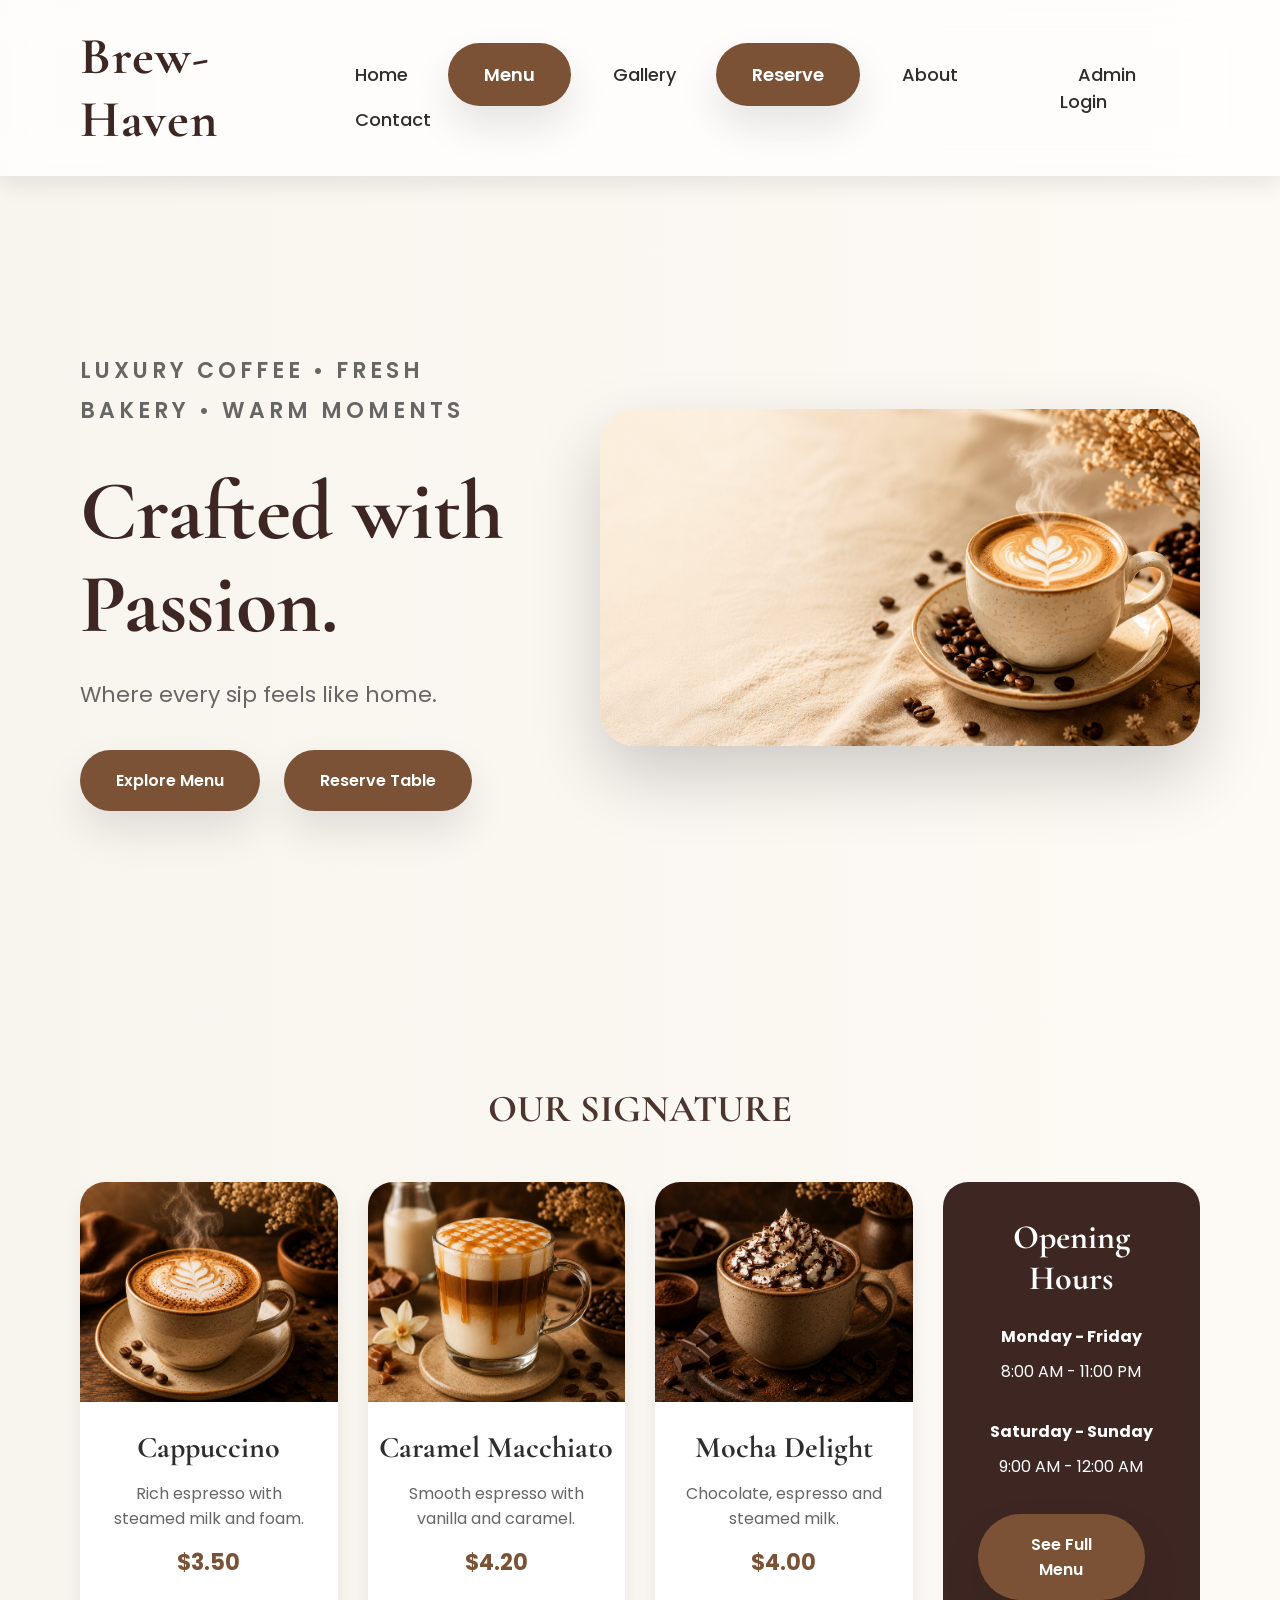
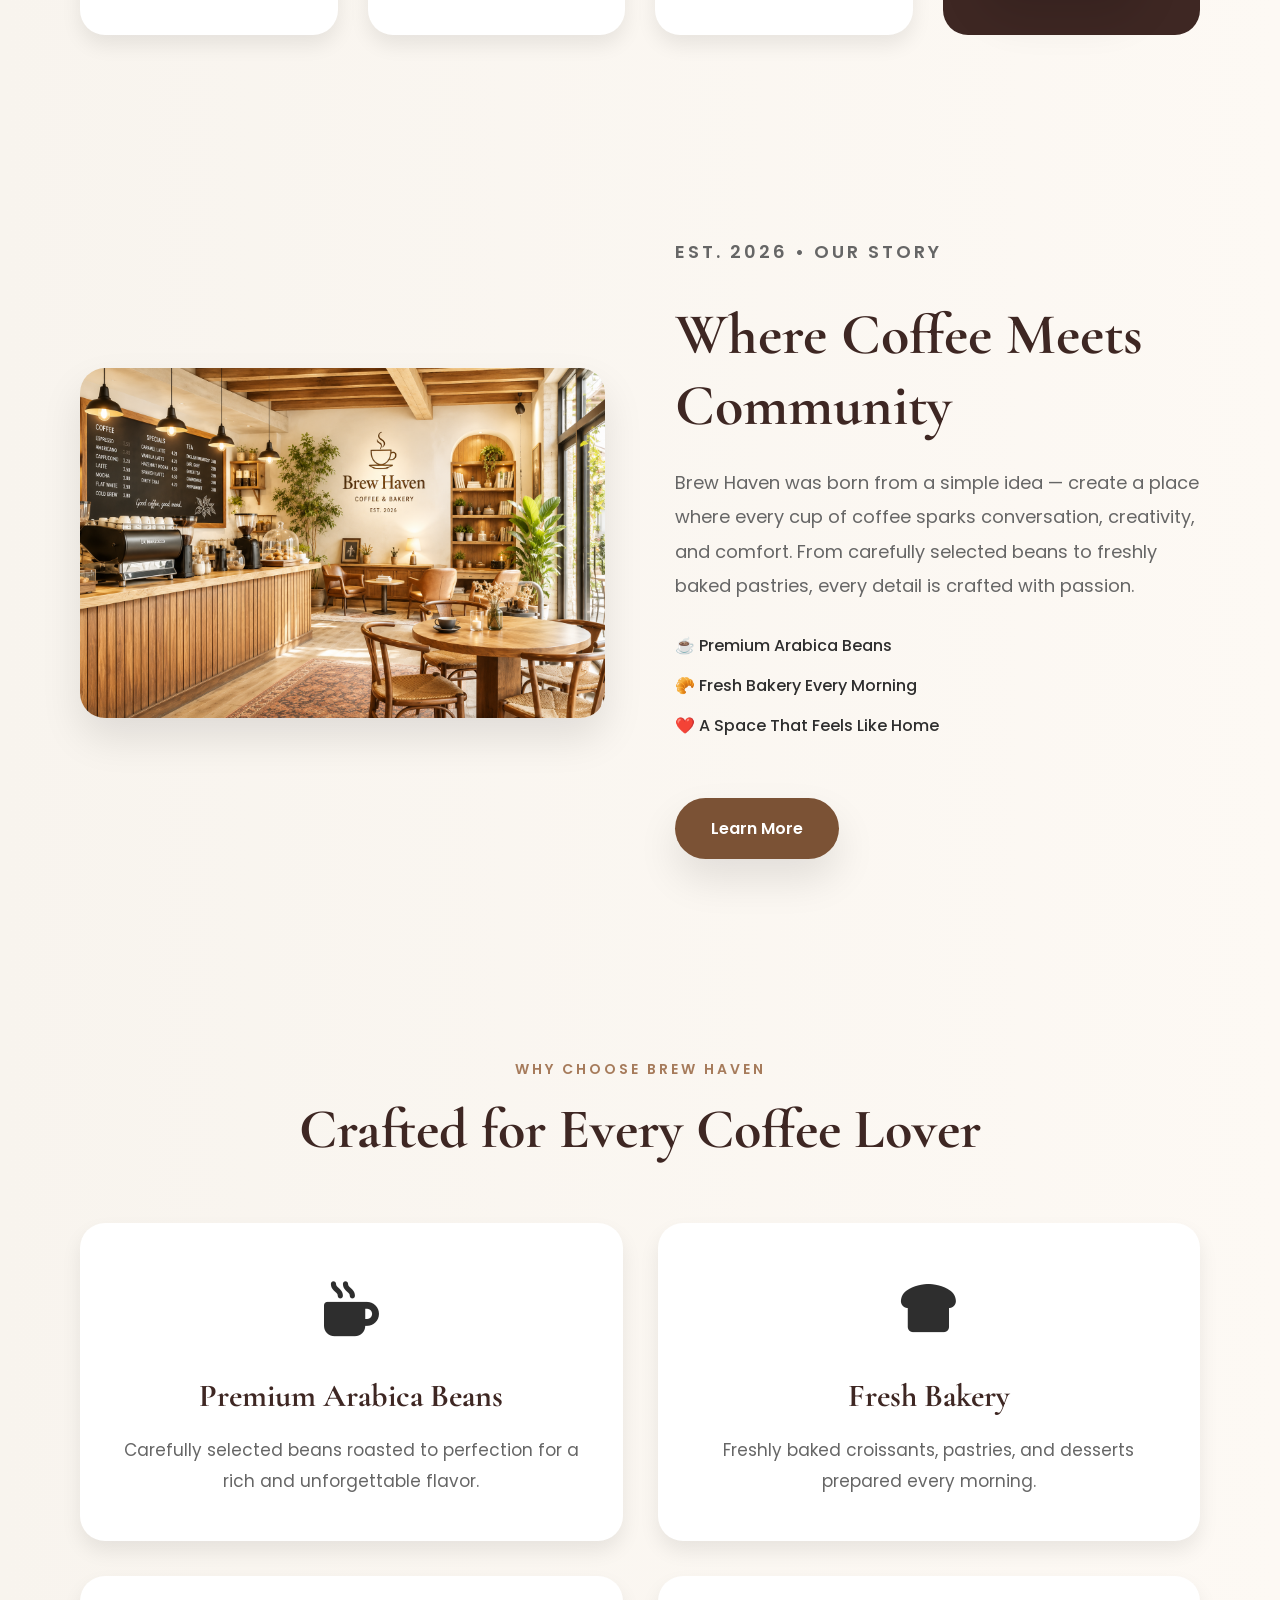
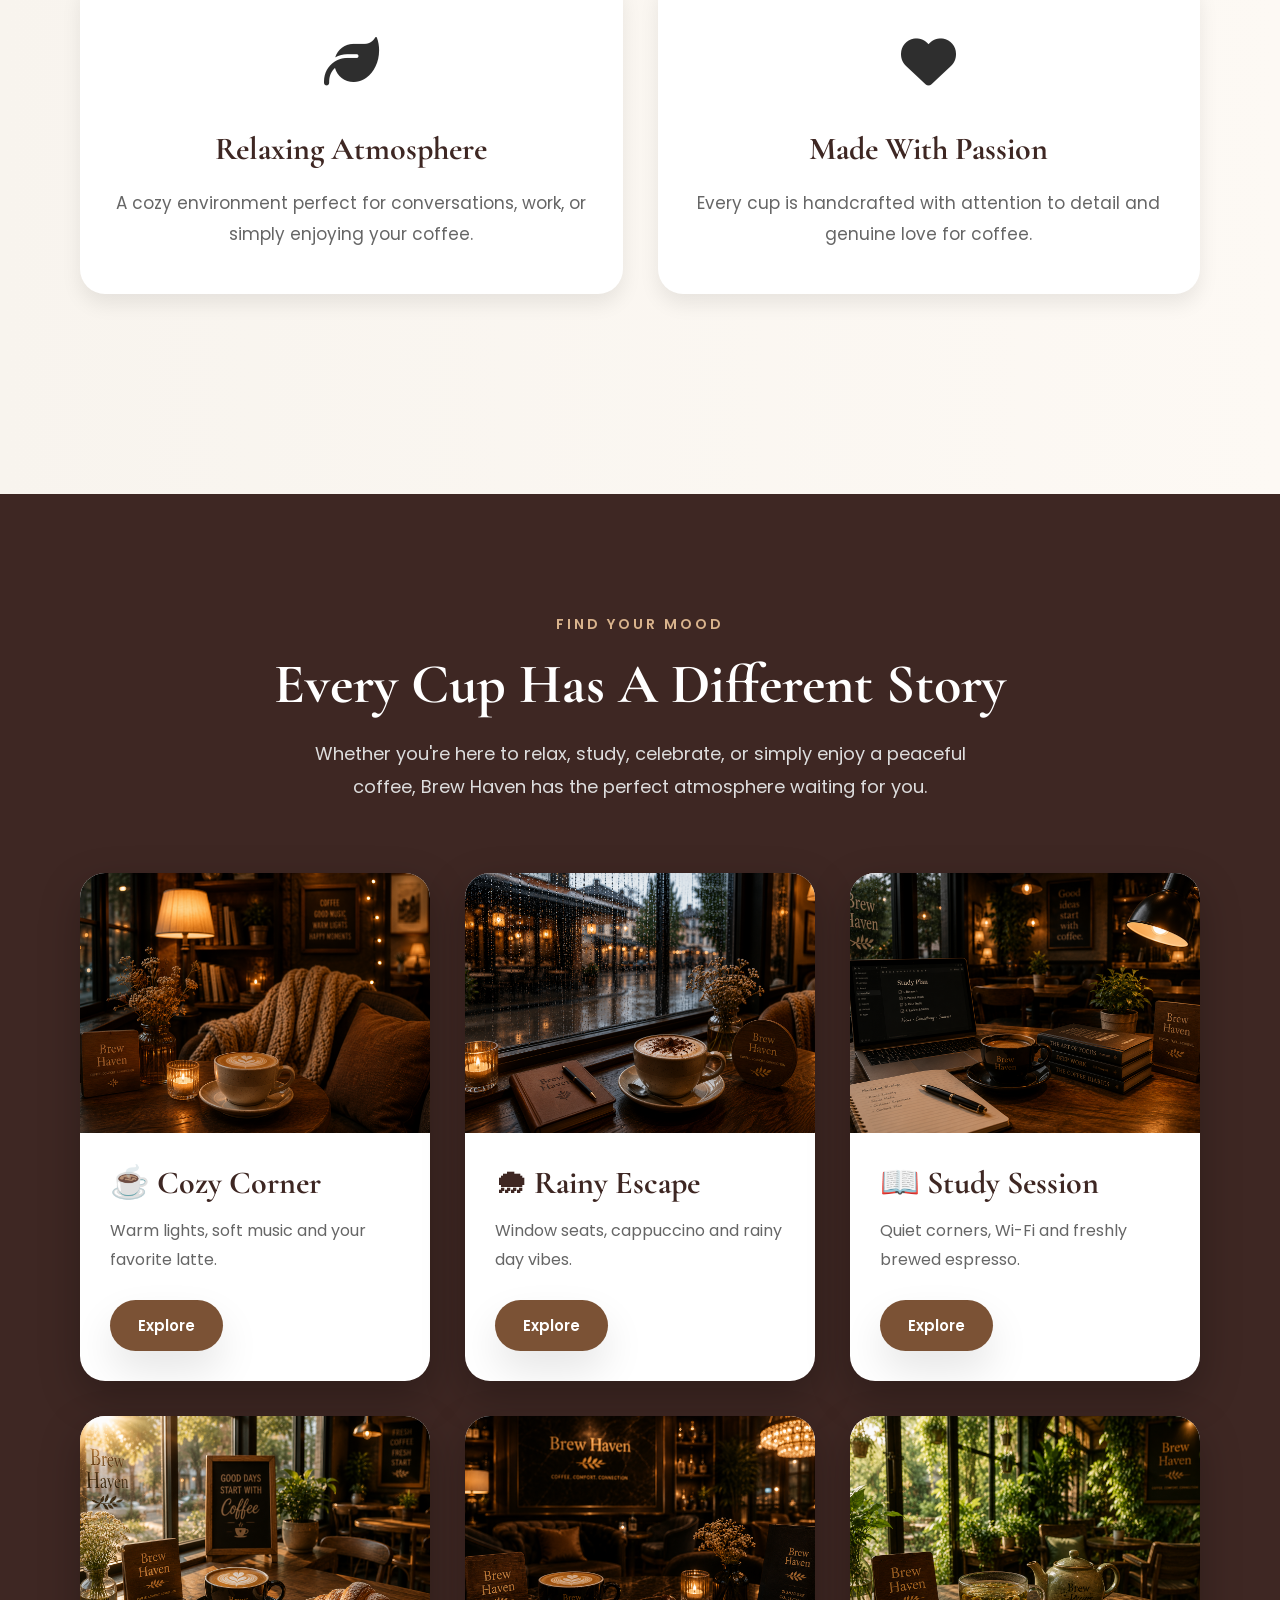
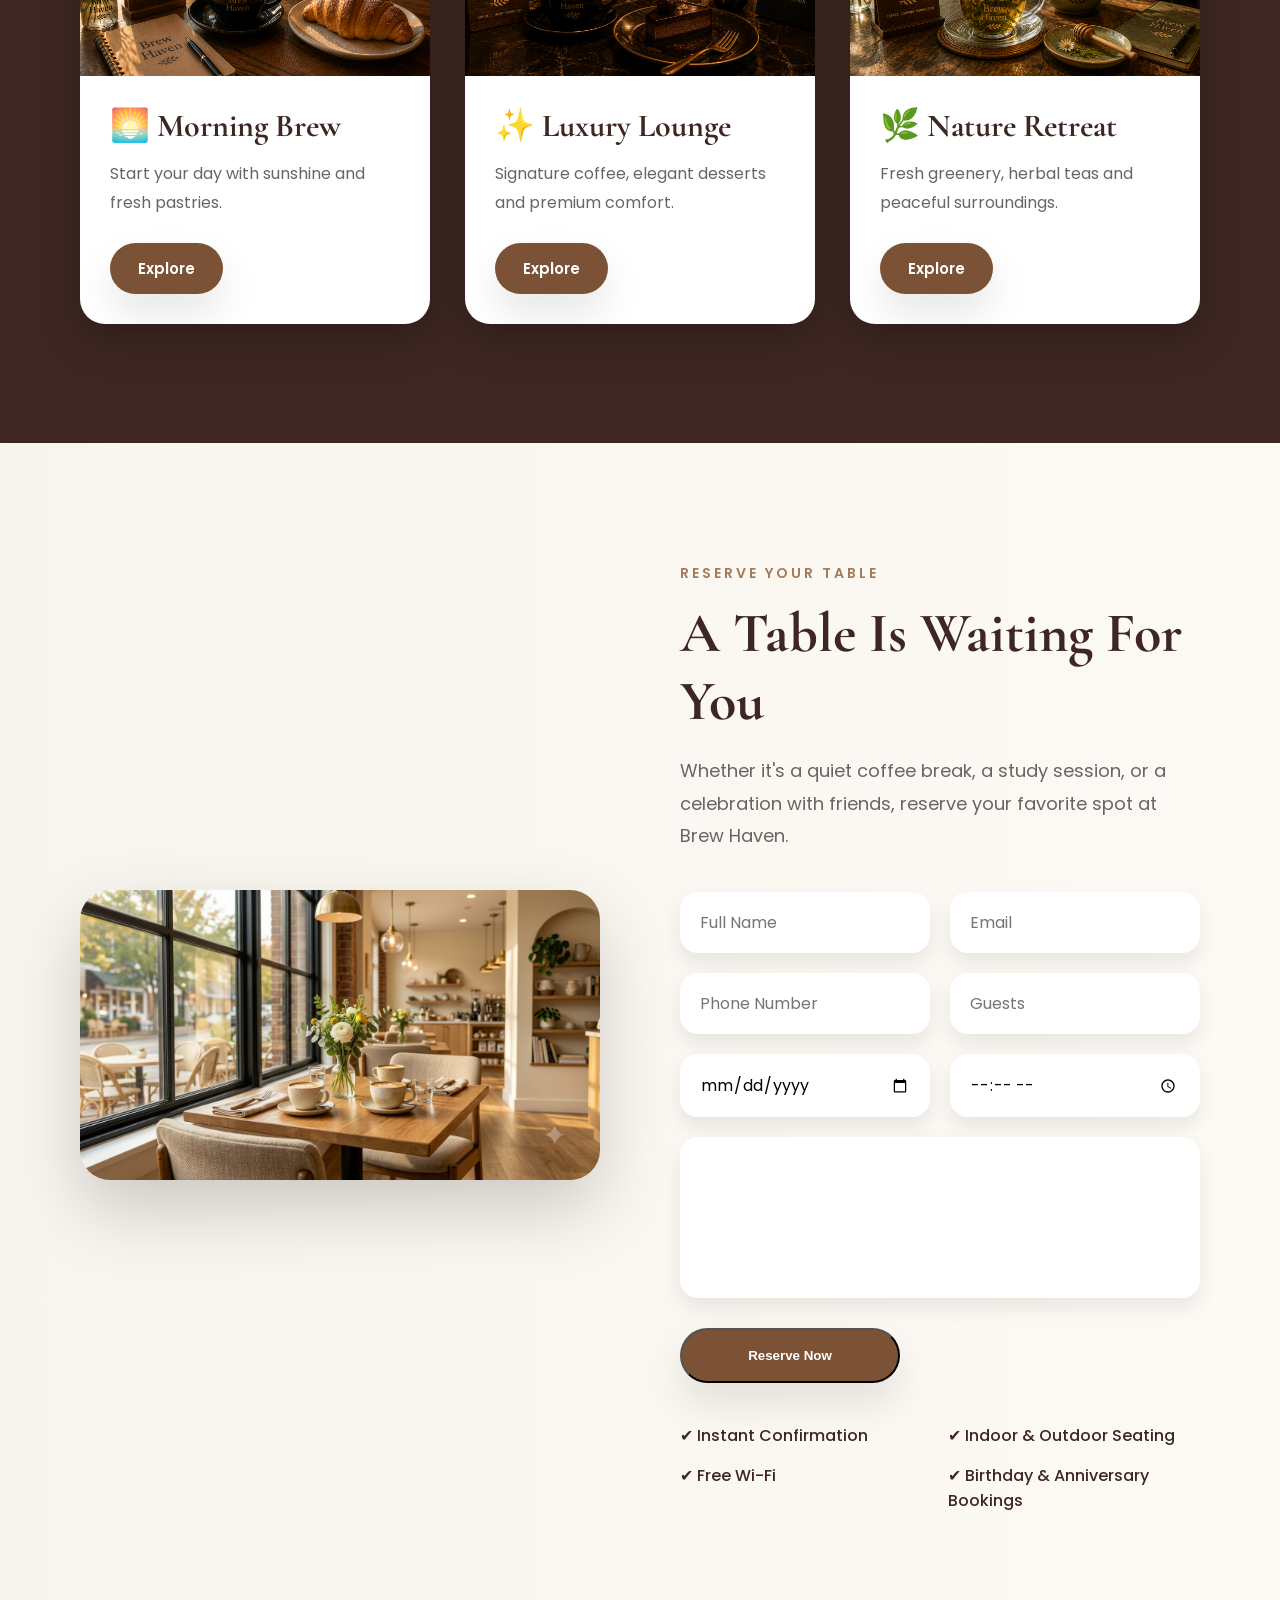
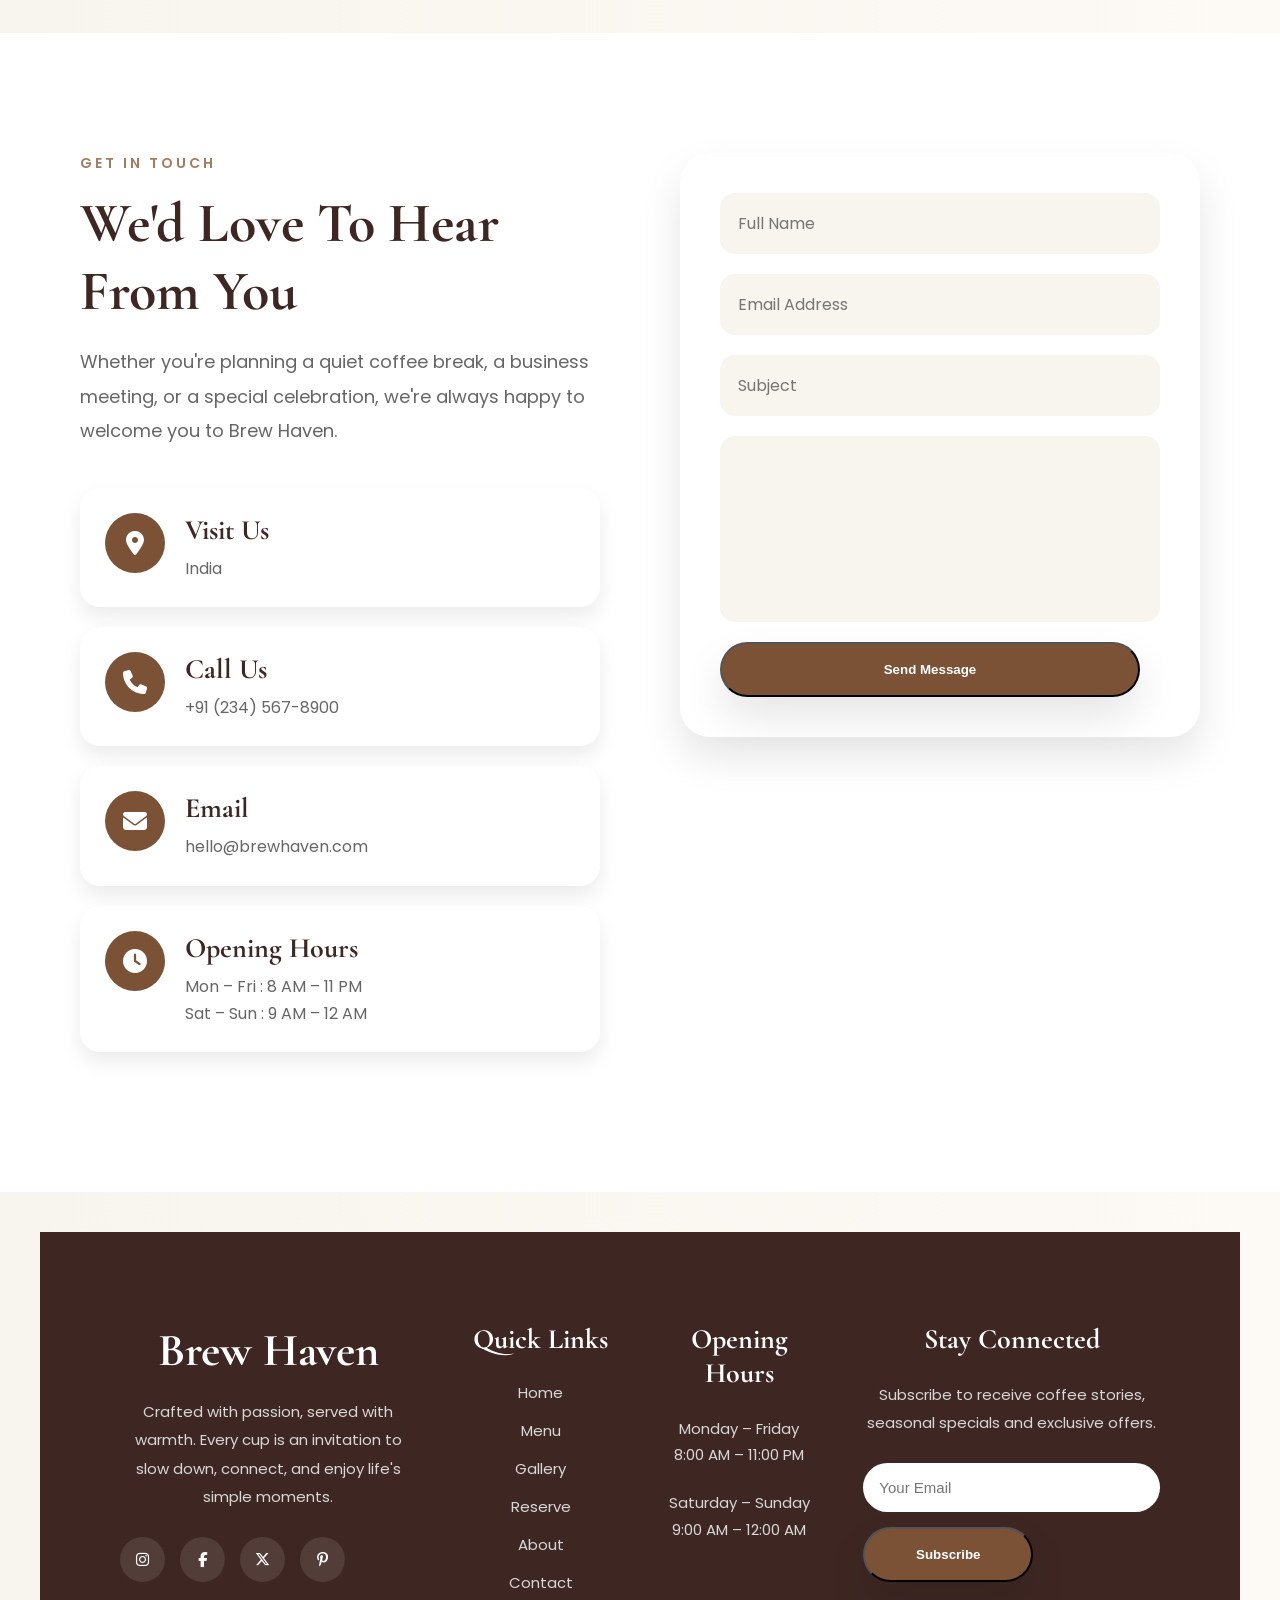
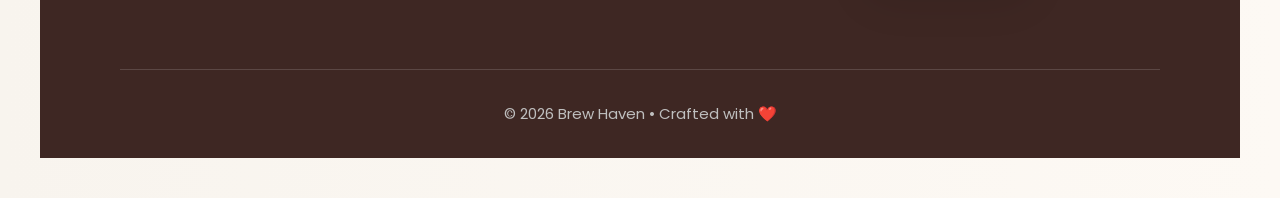
<file: frontend/index.html>
<!DOCTYPE html>
<html lang="en">

<head>

    <meta charset="UTF-8">

    <meta name="viewport"
          content="width=device-width, initial-scale=1.0">

    <title>Brew Haven</title>
    <link rel="stylesheet" href="css/style.css">
    <link rel="preconnect" href="https://fonts.googleapis.com">
    <link rel="stylesheet"
href="https://cdnjs.cloudflare.com/ajax/libs/font-awesome/6.5.2/css/all.min.css">

<link rel="preconnect" href="https://fonts.gstatic.com" crossorigin>

<link href="https://fonts.googleapis.com/css2?family=Cormorant+Garamond:wght@500;600;700&family=Poppins:wght@300;400;500;600&display=swap" rel="stylesheet">
 
</head>
<body>
    <header>
       
    <nav>

        <div>
            <h1>Brew-Haven</h1>
        </div>
     
        <div>
          <a href="index.html">Home</a> 
          <a href="menu.html" class="btn">Menu</a>
          <a href="gallery.html">Gallery</a>
          <a href="reserve.html" class="btn">Reserve</a>
          <a href="about.html">About</a>
          <a href="contact.html">Contact</a>
        </div>

       <div> 
        <a href="Admin Login">Admin Login</a>
    </div>
</nav>
</header>

<!-- MAIN CONTENT -->
<main>

            <!-- HERO SECTION -->
    <section class="hero"> 
         <div class="hero-content">

            <p class="hero-tagline">
    Luxury Coffee • Fresh Bakery • Warm Moments  </p>

                <h2>Crafted with Passion.</h2>

                <p>
                    Where every sip feels like home.
                </p>

                <a href="menu.html" class="btn">Explore Menu</a>

                <a href="reserve.html" class="btn">Reserve Table</a>

            </div> 
            <div>
                <!-- Coffee Image Goes Here -->
                <img src="images/coffee.png" alt="Coffee Cup" class="hero-image">
                     
            </div>
        </section>
        

        <!-- FEATURED COFFEE -->
        <section class="signature">

    <h2>OUR SIGNATURE</h2>

    <div class="signature-container">

        <div class="coffee-card">

            <img src="images/cappuccino.png" alt="Cappuccino">

            <h3>Cappuccino</h3>

            <p>Rich espresso with steamed milk and foam.</p>

            <span>$3.50</span>

        </div>

        <div class="coffee-card">

            <img src="images/caramel.png" alt="Caramel Macchiato">

            <h3>Caramel Macchiato</h3>

            <p>Smooth espresso with vanilla and caramel.</p>

            <span>$4.20</span>

        </div>

        <div class="coffee-card">

            <img src="images/mocha.png" alt="Mocha">

            <h3>Mocha Delight</h3>

            <p>Chocolate, espresso and steamed milk.</p>

            <span>$4.00</span>

        </div>

        <div class="hours-card">

            <h3>Opening Hours</h3>

            <p><strong>Monday - Friday</strong></p>

            <p>8:00 AM - 11:00 PM</p>

            <br>

            <p><strong>Saturday - Sunday</strong></p>

            <p>9:00 AM - 12:00 AM</p>

            <br>

            <a href="menu.html" class="btn">See Full Menu</a>

        </div>

    </div>

</section>

        <!-- OUR STORY -->
        <section class="our-story">

    <div class="story-image">

        <img src="images/cafe-interior.png" alt="Brew Haven Interior">

    </div>

    <div class="story-content">

        <p class="section-tag">EST. 2026 • OUR STORY</p>

        <h2>Where Coffee Meets Community</h2>

        <p>
            Brew Haven was born from a simple idea — create a place where every
            cup of coffee sparks conversation, creativity, and comfort. From
            carefully selected beans to freshly baked pastries, every detail is
            crafted with passion.
        </p>

        <div class="story-features">

            <div>☕ Premium Arabica Beans</div>

            <div>🥐 Fresh Bakery Every Morning</div>

            <div>❤️ A Space That Feels Like Home</div>

        </div>

        <a href="about.html" class="btn">
            Learn More
        </a>

    </div>

</section>

<!-- WHY CHOOSE US -->

<section class="why-us">

    <p class="section-tag">WHY CHOOSE BREW HAVEN</p>

    <h2>Crafted for Every Coffee Lover</h2>

    <div class="features-grid">

        <article class="feature-card">

            <div class="feature-icon">
    <i class="fa-solid fa-mug-hot"></i>
</div>

            <h3>Premium Arabica Beans</h3>

            <p>
                Carefully selected beans roasted to perfection for a rich and unforgettable flavor.
            </p>

        </article>

        <article class="feature-card">

            <div class="feature-icon"><i class="fa-solid fa-bread-slice"></i></div>

            <h3>Fresh Bakery</h3>

            <p>
                Freshly baked croissants, pastries, and desserts prepared every morning.
            </p>

        </article>

        <article class="feature-card">

            <div class="feature-icon"><i class="fa-solid fa-leaf"></i></div>

            <h3>Relaxing Atmosphere</h3>

            <p>
                A cozy environment perfect for conversations, work, or simply enjoying your coffee.
            </p>

        </article>

        <article class="feature-card">

            <div class="feature-icon"><i class="fa-solid fa-heart"></i></div>

            <h3>Made With Passion</h3>

            <p>
                Every cup is handcrafted with attention to detail and genuine love for coffee.
            </p>

        </article>

    </div>

</section>

<section class="moodboard">

    <p class="section-tag">FIND YOUR MOOD</p>

    <h2>Every Cup Has A Different Story</h2>

    <p class="mood-subtitle">
        Whether you're here to relax, study, celebrate, or simply enjoy a peaceful coffee,
        Brew Haven has the perfect atmosphere waiting for you.
    </p>

    <div class="mood-grid">

        <article class="mood-card">
            <img src="images/mood-cozy.png" alt="Cozy Corner"> 
            <div class="mood-content">
                <h3>☕ Cozy Corner</h3>
                <p>Warm lights, soft music and your favorite latte.</p>
                <a href="#" class="btn mood-btn">Explore</a>
            </div>
        </article>

        <article class="mood-card">
            <img src="images/mood-rainy.png" alt="Rainy Escape">
            <div class="mood-content">
                <h3>🌧 Rainy Escape</h3>
                <p>Window seats, cappuccino and rainy day vibes.</p>
                <a href="#" class="btn mood-btn">Explore</a>
            </div>
        </article>

        <article class="mood-card">
            <img src="images/mood-study.png" alt="Study Session">
            <div class="mood-content">
                <h3>📖 Study Session</h3>
                <p>Quiet corners, Wi-Fi and freshly brewed espresso.</p>
                <a href="#" class="btn mood-btn">Explore</a>
            </div>
        </article>

        <article class="mood-card">
            <img src="images/mood-morning.png" alt="Morning Brew">
            <div class="mood-content">
                <h3>🌅 Morning Brew</h3>
                <p>Start your day with sunshine and fresh pastries.</p>
                <a href="#" class="btn mood-btn">Explore</a>
            </div>
        </article>

        <article class="mood-card">
            <img src="images/mood-luxury.png" alt="Luxury Lounge">
            <div class="mood-content">
                <h3>✨ Luxury Lounge</h3>
                <p>Signature coffee, elegant desserts and premium comfort.</p>
                <a href="#" class="btn mood-btn">Explore</a>
            </div>
        </article>

        <article class="mood-card">
            <img src="images/mood-nature.png" alt="Nature Retreat">
            <div class="mood-content">
                <h3>🌿 Nature Retreat</h3>
                <p>Fresh greenery, herbal teas and peaceful surroundings.</p>
                <a href="#" class="btn mood-btn">Explore</a>
            </div>
        </article>

    </div>

</section>


        <!-- RESERVATIONS -->
        <!-- RESERVATION SECTION -->

<section class="reservation">

    <div class="reservation-container">

        <!-- Left Side -->

        <div class="reservation-image">

            <img src="images/reserve-table.png" alt="Reserve a Table">

        </div>

        <!-- Right Side -->

        <div class="reservation-content">

            <p class="section-tag">
                RESERVE YOUR TABLE
            </p>

            <h2>
                A Table Is Waiting For You
            </h2>

            <p class="reservation-text">
                Whether it's a quiet coffee break, a study session, or a celebration with friends,
                reserve your favorite spot at Brew Haven.
            </p>

            <form class="reservation-form">

                <div class="form-row">

                    <input
                        type="text"
                        placeholder="Full Name"
                        required>

                    <input
                        type="email"
                        placeholder="Email"
                        required>

                </div>

                <div class="form-row">

                    <input
                        type="tel"
                        placeholder="Phone Number"
                        required>

                    <input
                        type="number"
                        placeholder="Guests"
                        min="1"
                        max="12"
                        required>

                </div>

                <div class="form-row">

                    <input
                        type="date"
                        required>

                    <input
                        type="time"
                        required>

                </div>

                <textarea
                    placeholder="Special Requests..."
                    rows="5">
                </textarea>

                <button class="btn reserve-btn">
                    Reserve Now
                </button>

            </form>

            <div class="reservation-features">

                <div>✔ Instant Confirmation</div>

                <div>✔ Indoor & Outdoor Seating</div>

                <div>✔ Free Wi-Fi</div>

                <div>✔ Birthday & Anniversary Bookings</div>

            </div>

        </div>

    </div>

</section>

        <!-- =========================
     CONTACT
========================= -->

<section class="contact">

    <div class="contact-container">

        <!-- Left Side -->

        <div class="contact-info">

            <p class="section-tag">GET IN TOUCH</p>

            <h2>We'd Love To Hear From You</h2>

            <p class="contact-text">
                Whether you're planning a quiet coffee break, a business meeting,
                or a special celebration, we're always happy to welcome you to Brew Haven.
            </p>

            <div class="contact-card">

                <div class="contact-icon">
                    <i class="fa-solid fa-location-dot"></i>
                </div>

                <div>
                    <h3>Visit Us</h3>
                    <p>India</p>
                </div>

            </div>

            <div class="contact-card">

                <div class="contact-icon">
                    <i class="fa-solid fa-phone"></i>
                </div>

                <div>
                    <h3>Call Us</h3>
                    <p>+91 (234) 567-8900</p>
                </div>

            </div>

            <div class="contact-card">

                <div class="contact-icon">
                    <i class="fa-solid fa-envelope"></i>
                </div>

                <div>
                    <h3>Email</h3>
                    <p>hello@brewhaven.com</p>
                </div>

            </div>

            <div class="contact-card">

                <div class="contact-icon">
                    <i class="fa-solid fa-clock"></i>
                </div>

                <div>
                    <h3>Opening Hours</h3>
                    <p>Mon – Fri : 8 AM – 11 PM<br>
                       Sat – Sun : 9 AM – 12 AM</p>
                </div>

            </div>

        </div>

        <!-- Right Side -->

        <div class="contact-form-box">

            <form>

                <input type="text" placeholder="Full Name">

                <input type="email" placeholder="Email Address">

                <input type="text" placeholder="Subject">

                <textarea
                    rows="6"
                    placeholder="Write your message...">
                </textarea>

                <button class="btn">
                    Send Message
                </button>

            </form>

        </div>

    </div>

</section>

    </main>

    <!-- FOOTER -->
    <footer>

        <!-- =========================
     FOOTER
========================= -->

<footer class="footer">

    <div class="footer-container">

        <!-- Brand -->

        <div class="footer-about">

            <h2>Brew Haven</h2>

            <p>
                Crafted with passion, served with warmth.
                Every cup is an invitation to slow down,
                connect, and enjoy life's simple moments.
            </p>

            <div class="social-icons">

                <a href="#"><i class="fab fa-instagram"></i></a>

                <a href="#"><i class="fab fa-facebook-f"></i></a>

                <a href="#"><i class="fab fa-x-twitter"></i></a>

                <a href="#"><i class="fab fa-pinterest-p"></i></a>

            </div>

        </div>

        <!-- Quick Links -->

        <div class="footer-links">

            <h3>Quick Links</h3>

            <a href="index.html">Home</a>

            <a href="menu.html">Menu</a>

            <a href="gallery.html">Gallery</a>

            <a href="reserve.html">Reserve</a>

            <a href="about.html">About</a>

            <a href="contact.html">Contact</a>

        </div>

        <!-- Opening Hours -->

        <div class="footer-hours">

            <h3>Opening Hours</h3>

            <p>Monday – Friday</p>

            <span>8:00 AM – 11:00 PM</span>

            <br><br>

            <p>Saturday – Sunday</p>

            <span>9:00 AM – 12:00 AM</span>

        </div>

        <!-- Newsletter -->

        <div class="footer-newsletter">

            <h3>Stay Connected</h3>

            <p>
                Subscribe to receive coffee stories,
                seasonal specials and exclusive offers.
            </p>

            <form>

                <input
                    type="email"
                    placeholder="Your Email">

                <button class="btn">
                    Subscribe
                </button>

            </form>

        </div>

    </div>

    <div class="footer-bottom">

        <p>
            © 2026 Brew Haven • Crafted with ❤️
        </p>

    </div>

</footer>

    </footer>
</body>

</html>
</file>
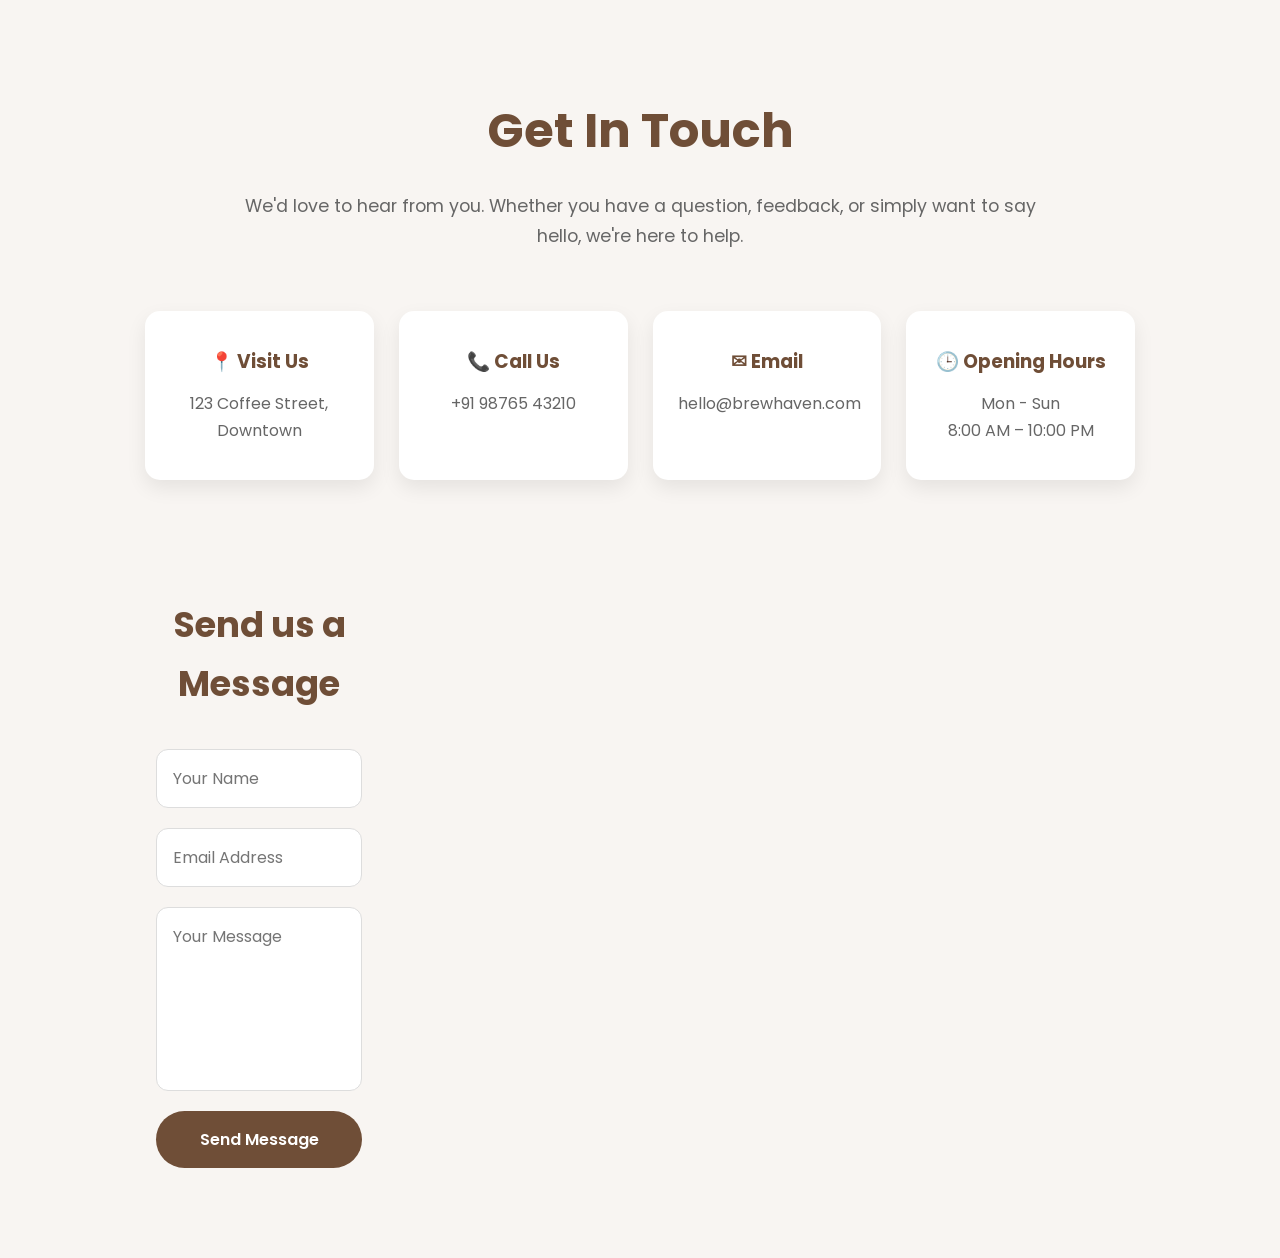
<file: frontend/contact.html>
<!DOCTYPE html>
<html lang="en">
<head>
    <meta charset="UTF-8">
    <meta name="viewport" content="width=device-width, initial-scale=1.0">
    <link rel="stylesheet"
          href="https://cdnjs.cloudflare.com/ajax/libs/font-awesome/6.5.2/css/all.min.css">
     <link rel="stylesheet" href="css/contact.css">

    <title>Contact</title>
</head>
<body>
    <main>
        <section class="contact-hero">
            <h1>Get In Touch</h1>
            <p>
                 We'd love to hear from you. Whether you have a question,
            feedback, or simply want to say hello, we're here to help.
            </p>
        </section>

        <section class="contact-info">
             <section class="contact-info">

        <div class="info-card">
            <h3>📍 Visit Us</h3>
            <p>123 Coffee Street, Downtown</p>
        </div>

        <div class="info-card">
            <h3>📞 Call Us</h3>
            <p>+91 98765 43210</p>
        </div>

        <div class="info-card">
            <h3>✉ Email</h3>
            <p>hello@brewhaven.com</p>
            </div>

        <div class="info-card">
            <h3>🕒 Opening Hours</h3>
            <p>Mon - Sun<br>8:00 AM – 10:00 PM</p>
        </div>
 <section class="contact-form">

        <h2>Send us a Message</h2>

        <form>

            <input
                type="text"
                placeholder="Your Name"
                required
            >

            <input
                type="email"
                placeholder="Email Address"
                required
            >

            <textarea
                rows="6"
                placeholder="Your Message"
                required
            ></textarea>

            <button type="submit">
                Send Message
            </button>

        </form>

    </section>
    </main>
    
</body>
</html>
</file>
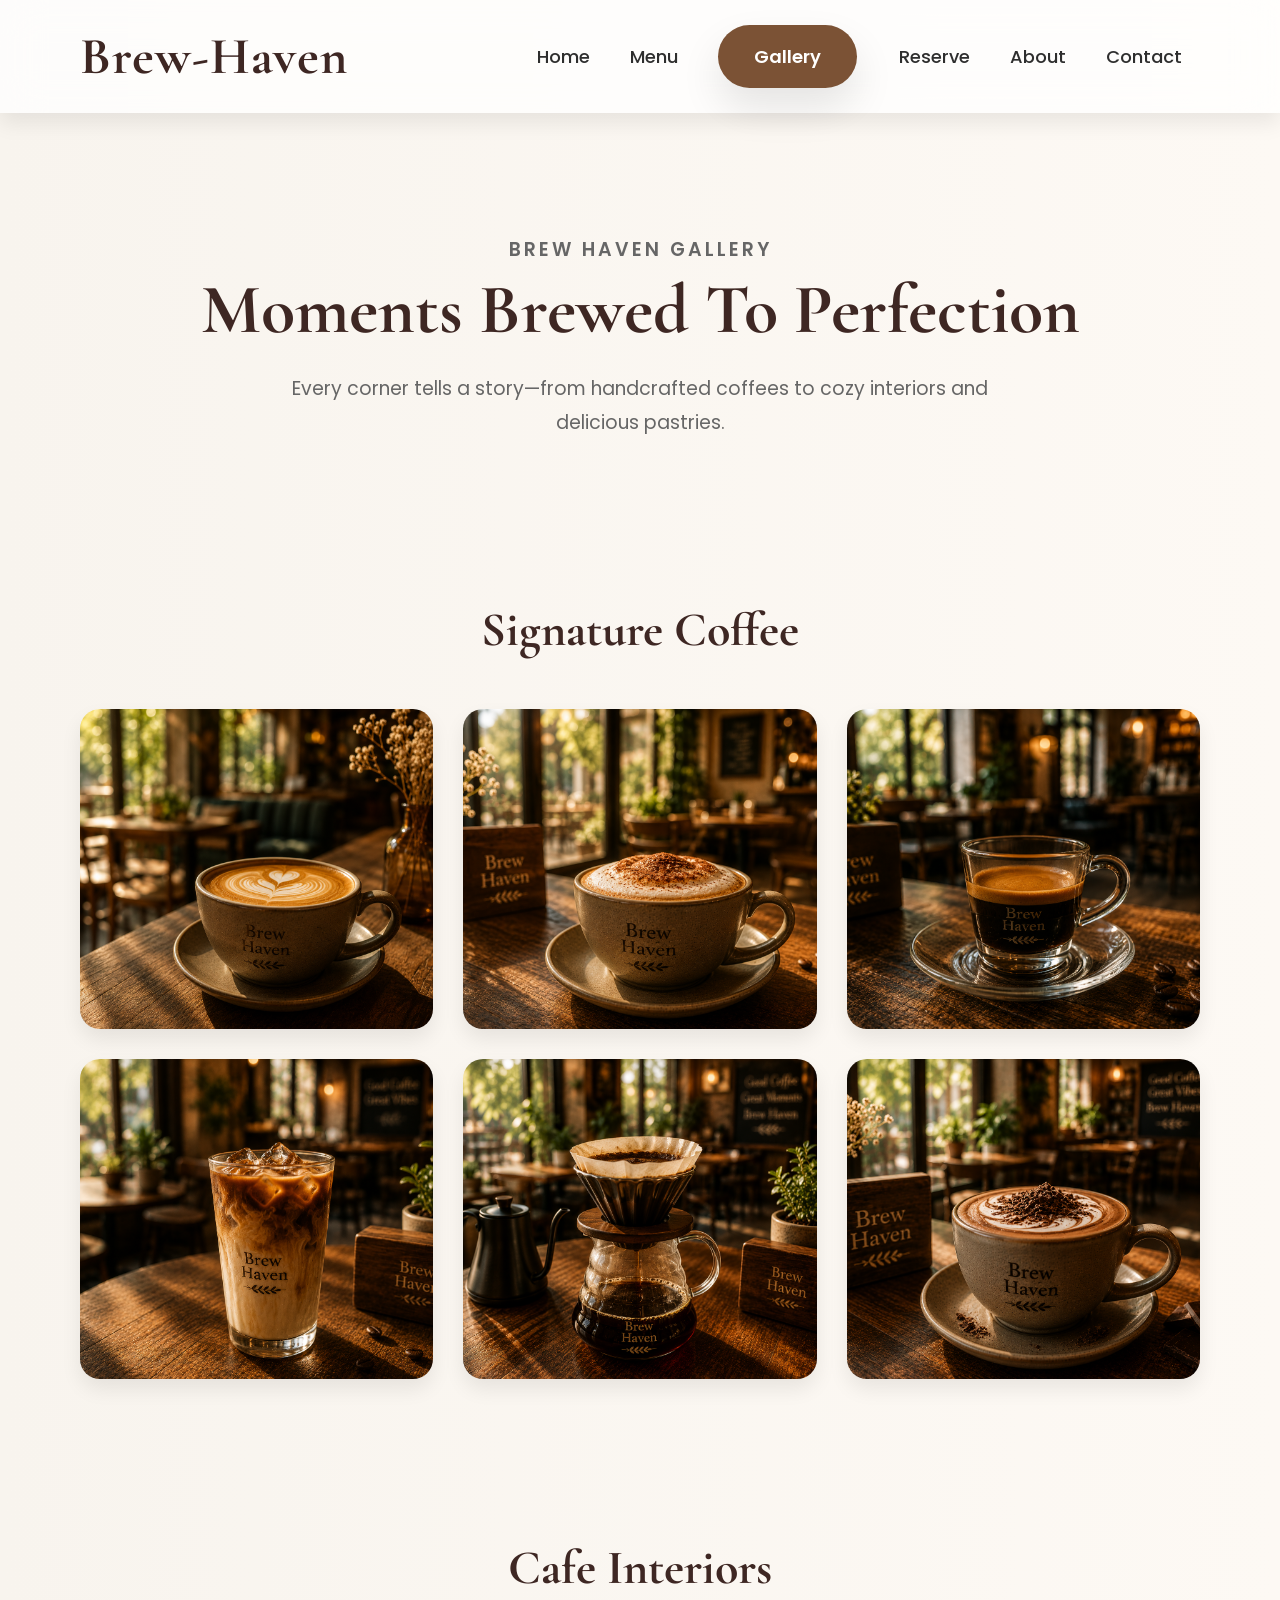
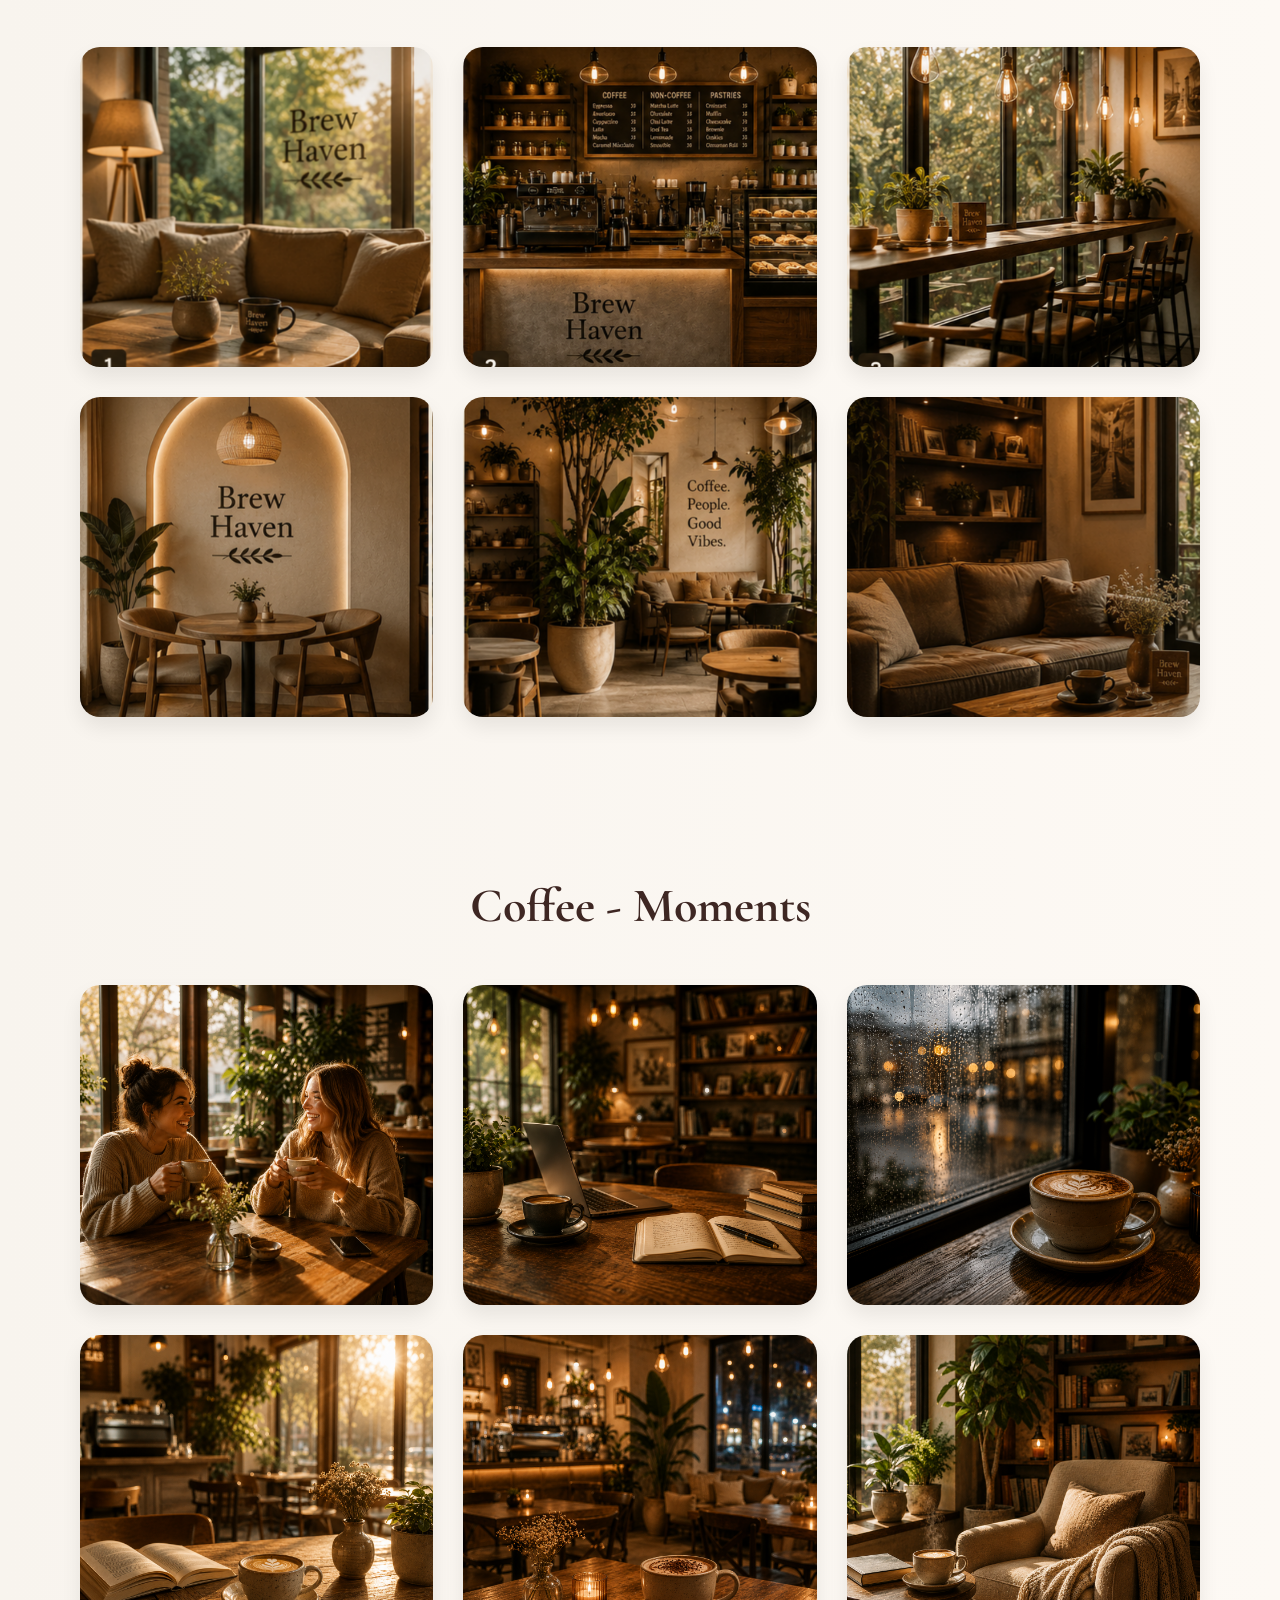
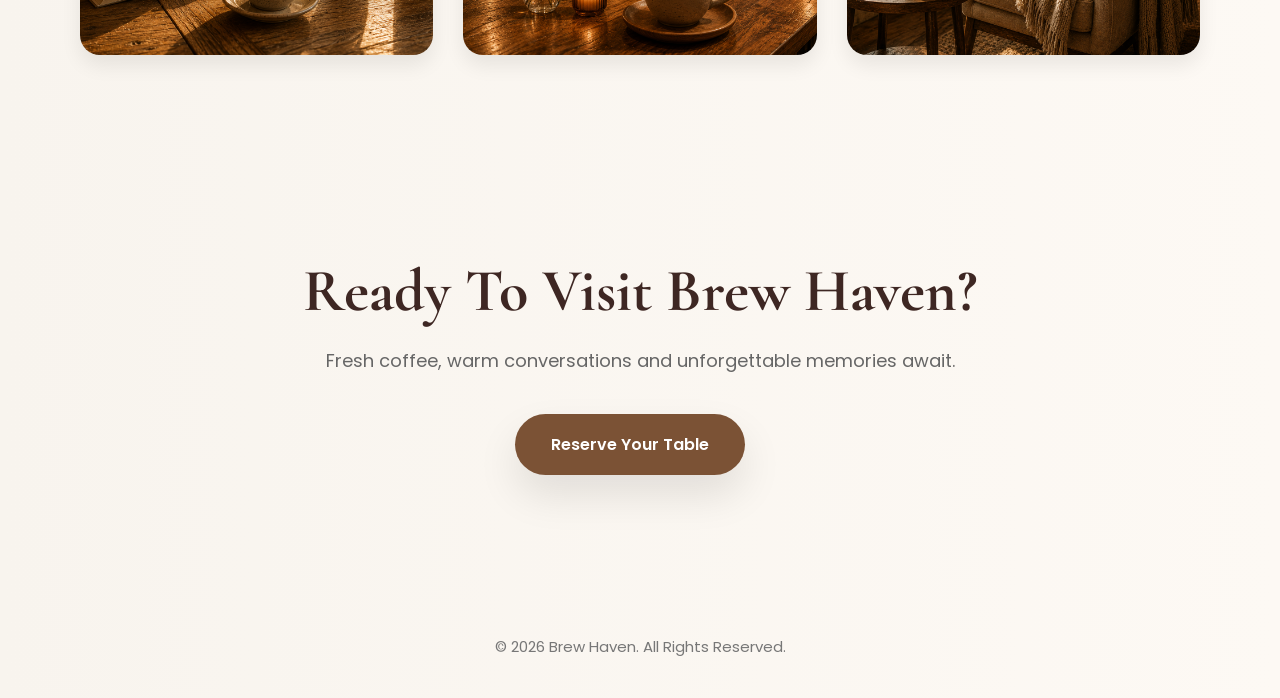
<file: frontend/gallery.html>
<!DOCTYPE html>
<html lang="en">

<head>

<meta charset="UTF-8">
<meta name="viewport" content="width=device-width, initial-scale=1.0">

<title>Brew Haven Gallery</title>

<link rel="stylesheet" href="css/style.css">

<link rel="preconnect" href="https://fonts.googleapis.com">

<link rel="preconnect" href="https://fonts.gstatic.com" crossorigin>

<link href="https://fonts.googleapis.com/css2?family=Cormorant+Garamond:wght@500;700&family=Poppins:wght@300;400;500;600&display=swap" rel="stylesheet">

</head>

<body>

<header>

<nav>

<h1>Brew-Haven</h1>

<div>

<a href="index.html">Home</a>
<a href="menu.html">Menu</a>
<a href="gallery.html" class="btn">Gallery</a>
<a href="reserve.html">Reserve</a>
<a href="about.html">About</a>
<a href="contact.html">Contact</a>

</div>

</nav>

</header>

<!-- HERO -->

<section class="gallery-hero">

<p class="section-tag">BREW HAVEN GALLERY</p>

<h2>Moments Brewed To Perfection</h2>

<p>
Every corner tells a story—from handcrafted coffees to cozy interiors and delicious pastries.
</p>

</section>

<!-- COFFEE -->

<section class="gallery-section">

<h2>Signature Coffee</h2>

<div class="gallery-grid">

<img src="images/gallery/coffee1.png">
<img src="images/gallery/coffee2.png">
<img src="images/gallery/coffee3.png">
<img src="images/gallery/coffee4.png">
<img src="images/gallery/coffee5.png">
<img src="images/gallery/coffee6.png">

</div>

</section>

<!-- INTERIORS -->

<section class="gallery-section">

<h2>Cafe Interiors</h2>

<div class="gallery-grid">

<img src="images/gallery/interior1.png">
<img src="images/gallery/interior2.png">
<img src="images/gallery/interior3.png">
<img src="images/gallery/interior4.png">
<img src="images/gallery/interior5.png">
<img src="images/gallery/interior6.png">

</div>

</section>

<!-- BAKERY -->

<section class="gallery-section">

<h2>Coffee - Moments</h2>

<div class="gallery-grid">

<img src="images/gallery/moment1.png">
<img src="images/gallery/moment2.png">
<img src="images/gallery/moment3.png">
<img src="images/gallery/moment4.png">
<img src="images/gallery/moment5.png">
<img src="images/gallery/moment6.png">

</div>

</section>

<!-- CTA -->

<section class="gallery-cta">

<h2>Ready To Visit Brew Haven?</h2>

<p>
Fresh coffee, warm conversations and unforgettable memories await.
</p>

<a href="reserve.html" class="btn">
Reserve Your Table
</a>

</section>

<footer>

<p>© 2026 Brew Haven. All Rights Reserved.</p>

</footer>

</body>

</html>
</file>
<file: frontend/css/style.css>
/* ======================
   VARIABLES
====================== */
:root{

     /* Brand Colors */
    --coffee:#7B5235;
    --coffee-dark:#3E2723;
    --coffee-light:#A67B5B;

    --cream:#F8F4EE;
    --cream-light:#FDF9F4;

    --text:#2E2E2E;
    --text-light:#666666;

    --white:#FFFFFF;

    /* Shadows */
    --shadow-sm:0 10px 20px rgba(0,0,0,.08);
    --shadow-md:0 20px 40px rgba(0,0,0,.10);
    --shadow-lg:0 30px 70px rgba(0,0,0,.18);

    /* Border Radius */
    --radius-sm:15px;
    --radius-md:25px;
    --radius-lg:35px;

    /* Section Spacing */
    --section-padding:100px 80px;

    /* Transition */
    --transition:.35s ease;

}

/* =========================
   RESET
========================= */

*{
    margin:0;
    padding:0;
    box-sizing:border-box;
}



/* =========================
   BODY
========================= */

body{
    font-family:'Poppins', sans-serif;
    background:linear-gradient(
    to right,
    var(--cream),
    var(--cream-light)
);

color:var(--text);
}

/* =========================
   REUSABLE CONTAINER
========================= */

.container{

    max-width:1400px;
    margin:auto;
    padding:var(--section-padding);

}

/* =========================
   NAVBAR
========================= */

nav{
    max-width:1400px;
    margin:auto;
    display:flex;
    justify-content:space-between;
    align-items:center;
    padding:25px 80px;
}

/* =========================
   HEADER
========================= */

header{
    position:sticky;
    top:0;
    width:100%;
    background:rgba(255,255,255,.75);
    backdrop-filter:blur(20px);
    z-index:1000;
    box-shadow:var(--shadow-sm);}

/* Logo */

nav h1{
    font-family:'Cormorant Garamond', serif;
    font-size:52px;
    color:var(--coffee-dark);
    letter-spacing:1px;
}

/* Navigation Links */

nav a{
    text-decoration:none;
    color:var(--text);
    margin:0 18px;
    font-size:18px;
    font-weight:500;
    transition:.3s;
}

nav a:hover{
color:var(--coffee-light);
}
/* =========================
   HERO SECTION
========================= */

.hero{

    max-width:1400px;
    margin:auto;
    min-height:90vh;
    display:flex;
    justify-content:space-between;
    align-items:center;
    gap:80px;
    padding:80px;

}

/* Left Side */

.hero-content{
    flex:1;
    max-width:600px;
}

.hero h2{

    font-family:'Cormorant Garamond', serif;
    font-size:84px;
color:var(--coffee-dark);
    line-height:1.1;
    margin-bottom:25px;

}

.hero p{

    font-size:22px;
    color:var(--text-light);
    line-height:1.8;
    margin-bottom:35px;
}

/* =========================
   BUTTONS
========================= */

.btn{

    display:inline-block;
    padding:18px 36px;
    margin-right:20px;
    text-decoration:none;
    background:var(--coffee);
    color:var(--white);
    font-weight:600;
    border-radius:50px;
    transition:var(--transition);
    box-shadow:var(--shadow-md);
}

.btn:hover{

background:var(--coffee-light);
    transform:translateY(-5px);
    box-shadow:0 20px 40px rgba(123,82,53,.35);

}

/* =========================
   HERO IMAGE
========================= */

.hero-image{
    width:600px;
    max-width:100%;
border-radius:var(--radius-lg);
    object-fit:cover;
box-shadow:var(--shadow-lg);
    animation:float 5s ease-in-out infinite;

}

/* =========================
   FLOAT ANIMATION
========================= */

@keyframes float{

    0%{
        transform:translateY(0px);
    }

    50%{
        transform:translateY(-10px);
    }

    100%{
        transform:translateY(0px);
    }

}

/* =========================
   FOOTER
========================= */

footer{
    text-align:center;
    padding:40px;
    color:#777;
    font-size:15px;

}
.hero-tagline{

color:var(--coffee-light);
    text-transform:uppercase;
    letter-spacing:4px;
    font-size:14px;
    font-weight:600;
    margin-bottom:20px;

}
/* =========================
   SIGNATURE SECTION
========================= */

.signature{

    max-width:1400px;
    margin:auto;
padding:var(--section-padding);
}

.signature h2{

    text-align:center;
    font-family:'Cormorant Garamond', serif;
    font-size:38px;
    color:#4E342E;
    margin-bottom:50px;

}

.signature-container{

    display:grid;
    grid-template-columns:repeat(4,1fr);
    gap:30px;

}

.coffee-card{
background:var(--white);
border-radius:var(--radius-md);
    overflow:hidden;
box-shadow:var(--shadow-sm);
    transition:.35s;

}

.coffee-card:hover{

    transform:translateY(-10px);

}

.coffee-card img{
    width:100%;
    height:220px;
    object-fit:cover;

}

.coffee-card h3{

    margin-top:20px;
    text-align:center;
    font-family:'Cormorant Garamond', serif;
    font-size:30px;

}

.coffee-card p{

    padding:15px 20px;
    text-align:center;
    color:#666;

}

.coffee-card span{

    display:block;
    text-align:center;
color:var(--coffee);
    font-weight:bold;
    font-size:22px;
    margin-bottom:25px;

}

.hours-card{
background:var(--coffee-dark);
color:var(--white);
    border-radius:25px;
    padding:35px;
    text-align:center;

}

.hours-card h3{
    font-family:'Cormorant Garamond', serif;
    font-size:34px;
    margin-bottom:25px;

}

.hours-card p{
    margin-bottom:10px;
}
/* =========================
   OUR STORY
========================= */

.our-story{

    max-width:1400px;
    margin:auto;
padding:var(--section-padding);
    display:grid;
    grid-template-columns:1fr 1fr;
    gap:70px;
    align-items:center;

}

.story-image img{

    width:100%;
border-radius:var(--radius-md);
box-shadow:var(--shadow-md);
    transition:.4s;

}

.story-image img:hover{
    transform:scale(1.03);
box-shadow:var(--shadow-lg);
}

.story-content h2{

    font-family:'Cormorant Garamond', serif;
    font-size:58px;
color:var(--coffee-dark);
    margin-bottom:25px;
    max-width:500px;


}

.story-content p{

    font-size:18px;
color:var(--text-light);
    line-height:1.9;
    margin-bottom:30px;

}

.section-tag{
    color:var(--coffee-light);
    text-transform:uppercase;
    letter-spacing:3px;
    font-size:14px;
    font-weight:600;
    margin-bottom:15px;

}

.story-features{

    display:grid;
    gap:15px;
    margin-bottom:40px;
    font-weight:500;

}
.story-content .btn{
    margin-top:20px;
}
/* =========================
   WHY CHOOSE US
========================= */

.why-us{

    max-width:1400px;
    margin:auto;
    padding:var(--section-padding);
    text-align:center;

}

.why-us h2{

    font-family:'Cormorant Garamond', serif;
    font-size:56px;
    color:var(--coffee-dark);
    margin-bottom:60px;

}

.features-grid{

    display:grid;
    grid-template-columns:repeat(2,1fr);
    gap:35px;

}

.feature-card{

    background:var(--white);
    padding:45px 35px;
    border-radius:var(--radius-md);
    box-shadow:var(--shadow-sm);
    transition:var(--transition);
    text-align:center;

}

.feature-card:hover{

    transform:translateY(-10px);
    box-shadow:var(--shadow-lg);

}

.feature-icon{

    font-size:55px;
    margin-bottom:25px;
    transition:var(--transition);

}

.feature-card:hover .feature-icon{

    transform:scale(1.15);

}

.feature-card h3{

    font-family:'Cormorant Garamond', serif;
    font-size:32px;
    color:var(--coffee-dark);
    margin-bottom:20px;

}

.feature-card p{

    font-size:17px;
    line-height:1.8;
    color:var(--text-light);
}
/* =========================
   MOODBOARD
========================= */

.moodboard{

    background:var(--coffee-dark);
    color:var(--white);
    padding:120px 80px;
    margin-top:100px;

}

.moodboard .section-tag{

    text-align:center;
    color:#d9b38c;
    margin-bottom:15px;

}

.moodboard h2{

    text-align:center;
    font-family:'Cormorant Garamond', serif;
    font-size:56px;
    margin-bottom:20px;
    color:white;

}

.mood-subtitle{

    max-width:700px;
    margin:0 auto 70px;
    text-align:center;
    font-size:18px;
    color:#ddd;
    line-height:1.8;

}

.mood-grid{

    max-width:1400px;
    margin:auto;

    display:grid;
    grid-template-columns:repeat(3,1fr);
    gap:35px;

}

.mood-card{

    background:white;
    border-radius:25px;
    overflow:hidden;

    display:flex;
    flex-direction:column;

    min-height:480px;

    transition:transform .35s ease,
               box-shadow .35s ease;

    box-shadow:0 15px 40px rgba(0,0,0,.25);

    will-change:transform;

}

.mood-card:hover{

transform:translate3d(0,-12px,0);
    box-shadow:0 25px 55px rgba(0,0,0,.35);
}

.mood-card img{

    width:100%;
    height:260px;
    object-fit:cover;
    transition:.5s;

}

.mood-card:hover img{

    transform:scale(1.08);

}

.mood-content{

    padding:30px;

}

.mood-content h3{

    font-family:'Cormorant Garamond', serif;
    font-size:32px;
    color:var(--coffee-dark);
    margin-bottom:15px;

}

.mood-content p{

    color:#666;
    line-height:1.8;
    margin-bottom:25px;

}

.mood-btn{

    padding:14px 28px;
    font-size:15px;

}
/* =========================
   GALLERY PAGE
========================= */

.gallery-hero{

    text-align:center;
    padding:120px 80px 80px;

}

.gallery-hero h2{

    font-family:'Cormorant Garamond', serif;
    font-size:70px;
    color:var(--coffee-dark);
    margin-bottom:20px;

}

.gallery-hero p{

    max-width:700px;
    margin:auto;
    font-size:19px;
    line-height:1.8;
    color:var(--text-light);

}

.gallery-section{

    max-width:1400px;
    margin:auto;
    padding:80px;

}

.gallery-section h2{

    font-family:'Cormorant Garamond', serif;
    font-size:48px;
    text-align:center;
    color:var(--coffee-dark);
    margin-bottom:50px;

}

.gallery-grid{

    display:grid;

    grid-template-columns:repeat(3,1fr);

    gap:30px;

}

.gallery-grid img{

    width:100%;
    height:320px;

    object-fit:cover;

    border-radius:20px;

    transition:.4s;

    cursor:pointer;

    box-shadow:var(--shadow-sm);

}

.gallery-grid img:hover{

    transform:scale(1.04);

    box-shadow:var(--shadow-lg);

}

.gallery-cta{

    text-align:center;

    padding:120px 80px;

    background:linear-gradient(
    to right,
    var(--cream),
    var(--cream-light)
);

}

.gallery-cta h2{

    font-family:'Cormorant Garamond', serif;

    font-size:60px;

    color:var(--coffee-dark);

    margin-bottom:20px;

}

.gallery-cta p{

    font-size:18px;

    color:var(--text-light);

    margin-bottom:40px;

}
/* =========================
   RESERVATION
========================= */

.reservation{

    padding:120px 80px;
    background:linear-gradient(to right,var(--cream),var(--cream-light));

}

.reservation-container{

    max-width:1400px;
    margin:auto;

    display:grid;
    grid-template-columns:1fr 1fr;
    gap:80px;
    align-items:center;

}

.reservation-image img{

    width:100%;
    border-radius:30px;
    object-fit:cover;
    box-shadow:var(--shadow-lg);
    transition:.4s;

}

.reservation-image img:hover{

    transform:scale(1.03);

}

.reservation-content h2{

    font-family:'Cormorant Garamond', serif;
    font-size:56px;
    color:var(--coffee-dark);
    margin-bottom:20px;

}

.reservation-text{

    font-size:18px;
    color:var(--text-light);
    line-height:1.8;
    margin-bottom:40px;

}

/* FORM */

.reservation-form{

    display:flex;
    flex-direction:column;
    gap:20px;

}

.form-row{

    display:grid;
    grid-template-columns:1fr 1fr;
    gap:20px;

}

.reservation-form input,
.reservation-form textarea{

    width:100%;
    padding:18px 20px;
    border:none;
    border-radius:18px;
    background:white;
    font-size:16px;
    font-family:'Poppins',sans-serif;
    box-shadow:var(--shadow-sm);
    outline:none;
    transition:.3s;

}

.reservation-form input:focus,
.reservation-form textarea:focus{

    box-shadow:0 0 0 3px rgba(123,82,53,.20);

}

textarea{

    resize:none;

}

.reserve-btn{

    width:220px;
    margin-top:10px;
}

/* FEATURES */

.reservation-features{

    margin-top:40px;
    display:grid;
    grid-template-columns:repeat(2,1fr);
    gap:15px;
    color:var(--coffee-dark);
    font-weight:500;
}
/* =========================
   CONTACT
========================= */

.contact{

    padding:120px 80px;
    background:#ffffff;

}

.contact-container{

    max-width:1400px;
    margin:auto;

    display:grid;
    grid-template-columns:1fr 1fr;
    gap:80px;
    align-items:start;

}

.contact-info h2{

    font-family:'Cormorant Garamond',serif;
    font-size:56px;
    color:var(--coffee-dark);
    margin-bottom:20px;

}

.contact-text{

    color:var(--text-light);
    line-height:1.9;
    margin-bottom:40px;
    font-size:18px;

}

.contact-card{

    display:flex;
    align-items:flex-start;
    gap:20px;

    background:white;
    padding:25px;
    border-radius:20px;
    margin-bottom:20px;

    box-shadow:var(--shadow-sm);
    transition:var(--transition);

}

.contact-card:hover{

    transform:translateY(-8px);
    box-shadow:var(--shadow-md);

}

.contact-icon{

    width:60px;
    height:60px;

    background:var(--coffee);

    color:white;

    border-radius:50%;

    display:flex;
    justify-content:center;
    align-items:center;

    font-size:24px;

}

.contact-card h3{

    font-family:'Cormorant Garamond',serif;
    font-size:28px;
    color:var(--coffee-dark);
    margin-bottom:8px;

}

.contact-card p{

    color:var(--text-light);
    line-height:1.7;

}

/* FORM */

.contact-form-box{

    background:white;
    padding:40px;

    border-radius:30px;

    box-shadow:var(--shadow-md);

}

.contact-form-box form{

    display:flex;
    flex-direction:column;
    gap:20px;

}

.contact-form-box input,
.contact-form-box textarea{

    width:100%;
    padding:18px;

    border:none;

    border-radius:15px;

    background:var(--cream);

    font-size:16px;

    font-family:'Poppins',sans-serif;

    outline:none;

    transition:.3s;

}

.contact-form-box input:focus,
.contact-form-box textarea:focus{

    box-shadow:0 0 0 3px rgba(123,82,53,.20);

}

.contact-form-box textarea{
    resize:none;
}
/* =========================
   FOOTER
========================= */

.footer{

    background:var(--coffee-dark);
    color:white;
    padding:90px 80px 30px;

}

.footer-container{

    max-width:1400px;
    margin:auto;

    display:grid;
    grid-template-columns:2fr 1fr 1fr 2fr;
    gap:50px;

}

.footer h2{

    font-family:'Cormorant Garamond',serif;
    font-size:46px;
    margin-bottom:20px;

}

.footer h3{

    font-family:'Cormorant Garamond',serif;
    font-size:28px;
    margin-bottom:25px;

}

.footer p{

    color:#d7d7d7;
    line-height:1.9;

}

.footer-links{

    display:flex;
    flex-direction:column;

}

.footer-links a{

    text-decoration:none;
    color:#d7d7d7;
    margin-bottom:15px;
    transition:.3s;

}

.footer-links a:hover{

    color:white;
    padding-left:8px;

}

.footer-hours span{

    color:#d7d7d7;

}

.social-icons{

    margin-top:25px;
    display:flex;
    gap:15px;

}

.social-icons a{

    width:45px;
    height:45px;

    background:rgba(255,255,255,.10);

    color:white;

    border-radius:50%;

    display:flex;
    justify-content:center;
    align-items:center;

    text-decoration:none;

    transition:.3s;

}

.social-icons a:hover{

    background:var(--coffee-light);
    transform:translateY(-5px);

}

.footer-newsletter p{

    margin-bottom:25px;

}

.footer-newsletter form{

    display:flex;
    flex-direction:column;
    gap:15px;

}

.footer-newsletter input{

    padding:16px;
    border:none;
    border-radius:50px;
    outline:none;
    font-size:15px;

}

.footer-newsletter .btn{

    width:170px;
    text-align:center;

}

.footer-bottom{

    border-top:1px solid rgba(255,255,255,.15);
    margin-top:60px;
    padding-top:30px;
    text-align:center;

}

.footer-bottom p{

    color:#bfbfbf;
    font-size:15px;

}
</file>
<file: frontend/css/contact.css>
/* ==========================
   Google Font
========================== */

@import url('https://fonts.googleapis.com/css2?family=Poppins:wght@300;400;500;600;700&display=swap');

*{
    margin:0;
    padding:0;
    box-sizing:border-box;
    font-family:'Poppins',sans-serif;
}

body{
    background:#F8F5F2;
    color:#3E2C23;
    line-height:1.7;
}

/* ==========================
   Navbar
========================== */

header{
    position:sticky;
    top:0;
    z-index:1000;
    background:#fff;
    box-shadow:0 3px 10px rgba(0,0,0,.08);
}

nav{
    width:90%;
    margin:auto;
    padding:18px 0;

    display:flex;
    justify-content:space-between;
    align-items:center;
}

.logo{
    text-decoration:none;
    color:#6F4E37;
    font-size:1.8rem;
    font-weight:700;
}

.nav-links{
    display:flex;
    gap:35px;
}

.nav-links a{
    text-decoration:none;
    color:#444;
    font-weight:500;
    transition:.3s;
}

.nav-links a:hover{
    color:#A67C52;
}

/* ==========================
   Hero
========================== */

.contact-hero{

    width:90%;
    max-width:800px;

    margin:90px auto 60px;

    text-align:center;
}

.contact-hero h1{

    font-size:3rem;

    color:#6F4E37;

    margin-bottom:20px;
}

.contact-hero p{

    color:#666;

    font-size:1.1rem;
}

/* ==========================
   Contact Cards
========================== */

.contact-info{

    width:90%;
    max-width:1100px;

    margin:auto;

    display:grid;

    grid-template-columns:repeat(auto-fit,minmax(220px,1fr));

    gap:25px;
}

.info-card{

    background:white;

    padding:35px 25px;

    text-align:center;

    border-radius:15px;

    box-shadow:0 8px 20px rgba(0,0,0,.08);

    transition:.3s;
}

.info-card:hover{

    transform:translateY(-8px);

    box-shadow:0 15px 30px rgba(0,0,0,.12);
}

.info-card i{

    font-size:2rem;

    color:#A67C52;

    margin-bottom:15px;
}

.info-card h3{

    margin-bottom:12px;

    color:#6F4E37;
}

.info-card p{

    color:#666;
}

/* ==========================
   Contact Form
========================== */

.contact-form{

    width:90%;
    max-width:700px;

    margin:90px auto;
}

.contact-form h2{

    text-align:center;

    color:#6F4E37;

    margin-bottom:35px;

    font-size:2.2rem;
}

.contact-form form{

    display:flex;

    flex-direction:column;

    gap:20px;
}

.contact-form input,
.contact-form textarea{

    padding:16px;

    border:1px solid #ddd;

    border-radius:12px;

    font-size:1rem;

    outline:none;

    transition:.3s;

    resize:none;
}

.contact-form input:focus,
.contact-form textarea:focus{

    border-color:#A67C52;

    box-shadow:0 0 8px rgba(166,124,82,.2);
}

.contact-form button{

    background:#6F4E37;

    color:white;

    border:none;

    padding:16px;

    border-radius:40px;

    cursor:pointer;

    font-size:1rem;

    font-weight:600;

    transition:.3s;
}

.contact-form button:hover{

    background:#8B5E3C;

    transform:translateY(-3px);
}

/* ==========================
   Responsive
========================== */

@media(max-width:900px){

    nav{
        flex-direction:column;
        gap:20px;
    }

    .nav-links{
        flex-wrap:wrap;
        justify-content:center;
        gap:18px;
    }

    .contact-hero h1{
        font-size:2.4rem;
    }

}
</file>
